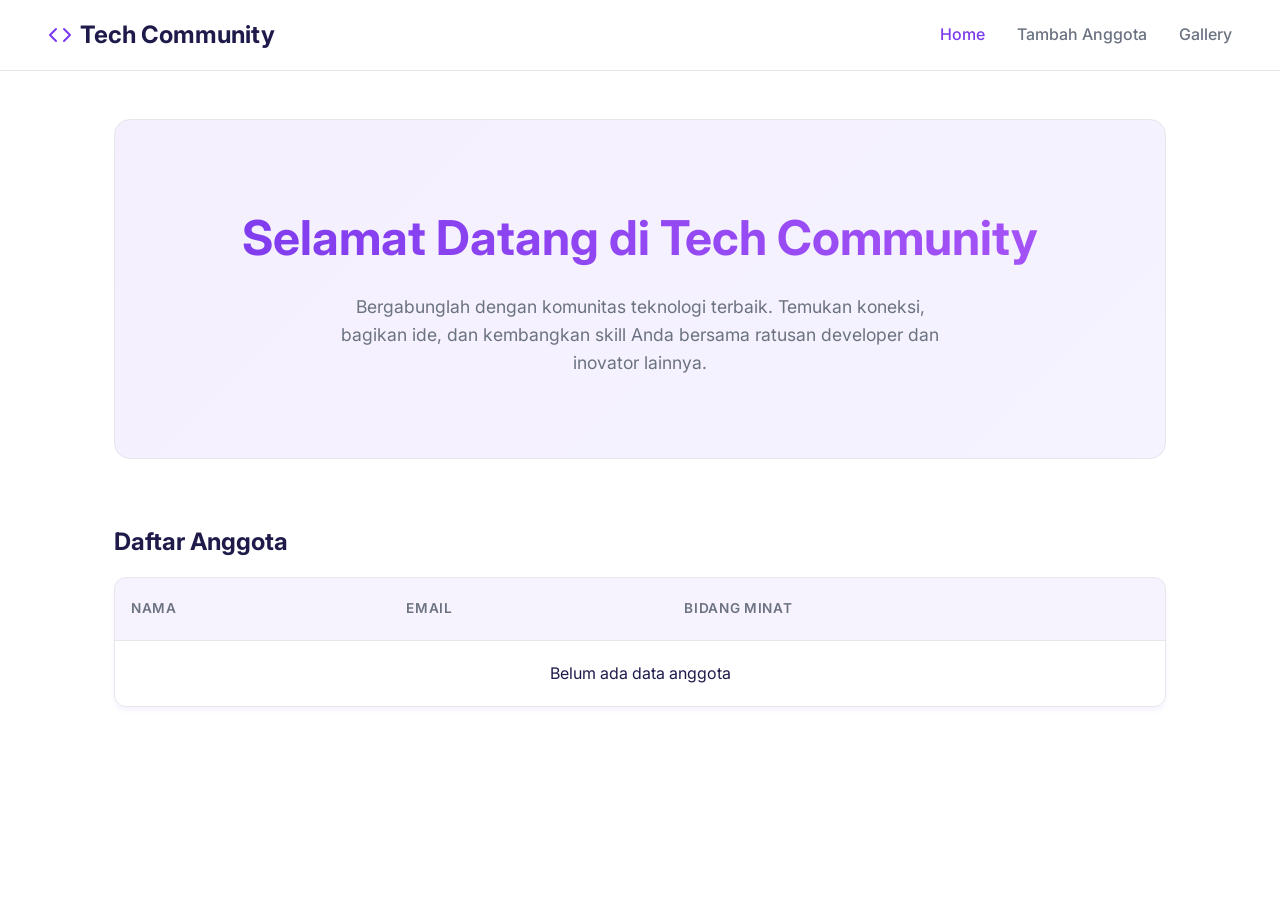
<file: index.html>
<!DOCTYPE html>
<html lang="id">
<head>
    <meta charset="UTF-8">
    <meta name="viewport" content="width=device-width, initial-scale=1.0">
    <title>Tech Community | Home</title>
    <link rel="stylesheet" href="css/style.css">
</head>
<body>
    <nav class="navbar">
        <a href="index.html" class="nav-brand">
            <svg width="24" height="24" viewBox="0 0 24 24" fill="none" stroke="currentColor" stroke-width="2" stroke-linecap="round" stroke-linejoin="round"><polyline points="16 18 22 12 16 6"></polyline><polyline points="8 6 2 12 8 18"></polyline></svg>
            Tech Community
        </a>
        <ul class="nav-links">
            <li><a href="index.html" class="active">Home</a></li>
            <li><a href="form.html">Tambah Anggota</a></li>
            <li><a href="gallery.html">Gallery</a></li>
        </ul>
    </nav>

    <div class="container">
        <div class="hero">
            <h1>Selamat Datang di Tech Community</h1>
            <p>Bergabunglah dengan komunitas teknologi terbaik. Temukan koneksi, bagikan ide, dan kembangkan skill Anda bersama ratusan developer dan inovator lainnya.</p>
        </div>

        <h2 style="margin-bottom: 1rem;">Daftar Anggota</h2>
        <div class="table-container">
            <table>
                <thead>
                    <tr>
                        <th>Nama</th>
                        <th>Email</th>
                        <th>Bidang Minat</th>
                    </tr>
                </thead>
                <tbody id="membersTableBody">
                    <!-- Data will be populated by JavaScript -->
                </tbody>
            </table>
        </div>
    </div>

    <script src="js/script.js"></script>
</body>
</html>
</file>
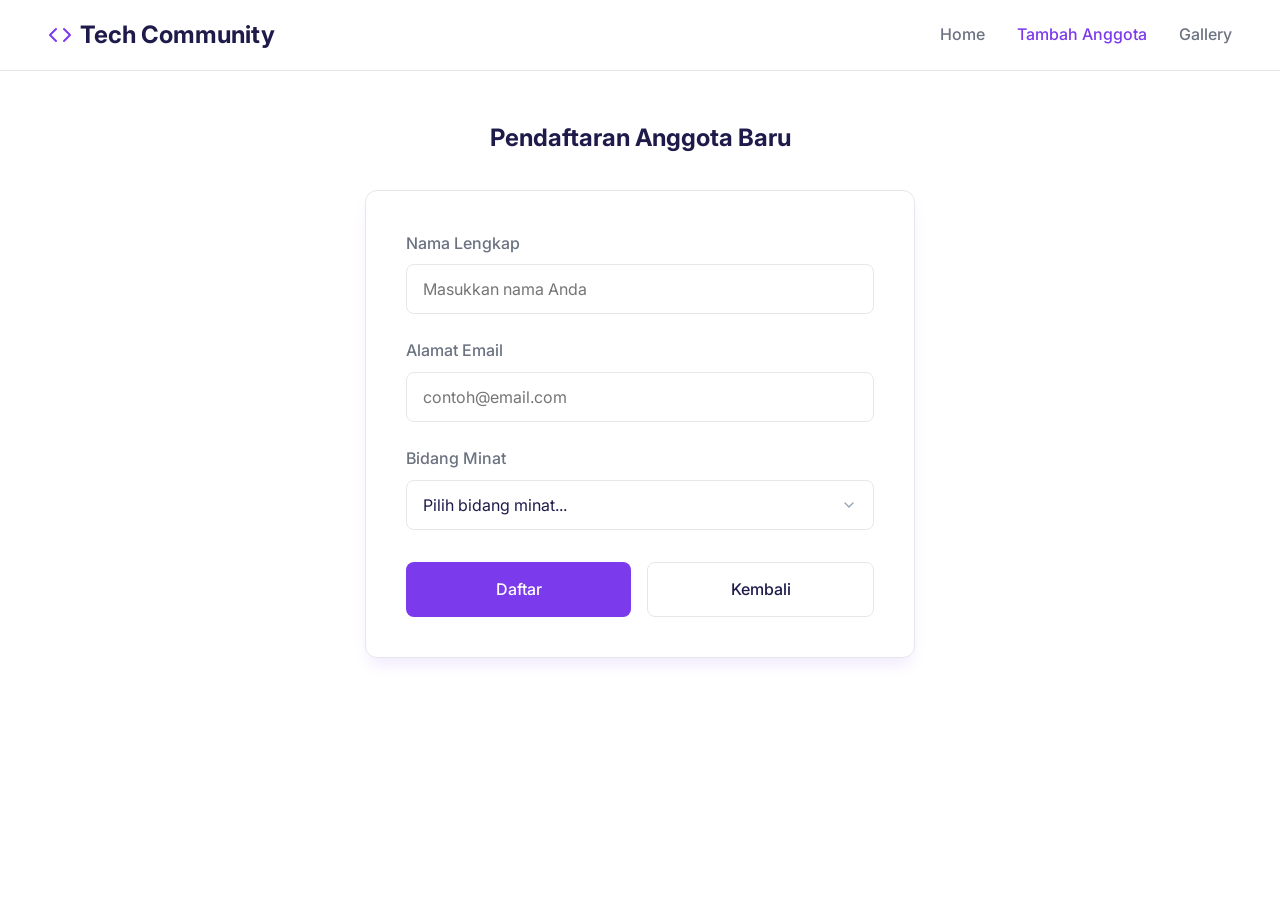
<file: form.html>
<!DOCTYPE html>
<html lang="id">
<head>
    <meta charset="UTF-8">
    <meta name="viewport" content="width=device-width, initial-scale=1.0">
    <title>Tech Community | Tambah Anggota</title>
    <link rel="stylesheet" href="css/style.css">
</head>
<body>
    <nav class="navbar">
        <a href="index.html" class="nav-brand">
            <svg width="24" height="24" viewBox="0 0 24 24" fill="none" stroke="currentColor" stroke-width="2" stroke-linecap="round" stroke-linejoin="round"><polyline points="16 18 22 12 16 6"></polyline><polyline points="8 6 2 12 8 18"></polyline></svg>
            Tech Community
        </a>
        <ul class="nav-links">
            <li><a href="index.html">Home</a></li>
            <li><a href="form.html" class="active">Tambah Anggota</a></li>
            <li><a href="gallery.html">Gallery</a></li>
        </ul>
    </nav>

    <div class="container">
        <h2 style="text-align: center; margin-bottom: 2rem;">Pendaftaran Anggota Baru</h2>
        
        <div class="form-container">
            <!-- Event onsubmit dipanggil di sini -->
            <form id="memberForm" onsubmit="handleMemberSubmit(event)">
                <div class="form-group">
                    <label for="name">Nama Lengkap</label>
                    <input type="text" id="name" class="form-control" placeholder="Masukkan nama Anda" required>
                </div>
                
                <div class="form-group">
                    <label for="email">Alamat Email</label>
                    <input type="email" id="email" class="form-control" placeholder="contoh@email.com" required>
                </div>
                
                <div class="form-group">
                    <label for="interest">Bidang Minat</label>
                    <select id="interest" class="form-control" required>
                        <option value="">Pilih bidang minat...</option>
                        <option value="Web Development">Web Development</option>
                        <option value="Mobile Development">Mobile Development</option>
                        <option value="Artificial Intelligence">Artificial Intelligence</option>
                        <option value="UI/UX Design">UI/UX Design</option>
                        <option value="Data Science">Data Science</option>
                    </select>
                </div>
                
                <div style="display: flex; gap: 1rem; margin-top: 2rem;">
                    <button type="submit" class="btn btn-primary" style="flex: 1;">Daftar</button>
                    <!-- Tombol Kembali menggunakan tag anchor dengan href -->
                    <a href="index.html" class="btn btn-outline" style="flex: 1; text-align: center;">Kembali</a>
                </div>
            </form>
            
            <div id="formAlert" class="alert-message alert-success"></div>
        </div>
    </div>

    <script src="js/script.js"></script>
</body>
</html>
</file>
<file: css/style.css>
@import url('https://fonts.googleapis.com/css2?family=Inter:wght@400;500;600;700&display=swap');

:root {
    --bg-color: #ffffff;
    --surface-color: #ffffff;
    --primary-color: #7c3aed;
    --primary-hover: #6d28d9;
    --text-main: #1e1b4b;
    --text-muted: #6b7280;
    --border-color: #e5e7eb;
    --danger: #dc2626;
    --success: #059669;
}

* {
    margin: 0;
    padding: 0;
    box-sizing: border-box;
    font-family: 'Inter', sans-serif;
}

body {
    background-color: var(--bg-color);
    color: var(--text-main);
    line-height: 1.6;
}

/* Navbar Navigation */
.navbar {
    display: flex;
    justify-content: space-between;
    align-items: center;
    padding: 1rem 3rem;
    background-color: rgba(255, 255, 255, 0.9);
    backdrop-filter: blur(12px);
    border-bottom: 1px solid var(--border-color);
    position: sticky;
    top: 0;
    z-index: 100;
}

.nav-brand {
    font-size: 1.5rem;
    font-weight: 700;
    color: var(--text-main);
    text-decoration: none;
    display: flex;
    align-items: center;
    gap: 0.5rem;
}

.nav-brand svg {
    color: var(--primary-color);
}

.nav-links {
    display: flex;
    list-style: none;
    gap: 2rem;
}

.nav-links a {
    color: var(--text-muted);
    text-decoration: none;
    font-weight: 500;
    transition: color 0.3s ease;
}

.nav-links a:hover, .nav-links a.active {
    color: var(--primary-color);
}

/* Container */
.container {
    max-width: 1100px;
    margin: 3rem auto;
    padding: 0 1.5rem;
}

/* Hero Section (Index) */
.hero {
    text-align: center;
    margin-bottom: 4rem;
    padding: 5rem 2rem;
    background: linear-gradient(135deg, rgba(124,58,237,0.08) 0%, rgba(245,243,255,1) 100%);
    border-radius: 1rem;
    border: 1px solid var(--border-color);
}

.hero h1 {
    font-size: 3rem;
    margin-bottom: 1rem;
    background: linear-gradient(to right, #7c3aed, #a855f7);
    -webkit-background-clip: text;
    -webkit-text-fill-color: transparent;
}

.hero p {
    color: var(--text-muted);
    font-size: 1.1rem;
    max-width: 600px;
    margin: 0 auto;
}

/* Table Design */
.table-container {
    background-color: var(--surface-color);
    border-radius: 0.75rem;
    overflow: hidden;
    border: 1px solid var(--border-color);
    box-shadow: 0 4px 6px -1px rgba(124, 58, 237, 0.08);
}

table {
    width: 100%;
    border-collapse: collapse;
}

th, td {
    padding: 1.25rem 1rem;
    text-align: left;
    border-bottom: 1px solid var(--border-color);
}

th {
    background-color: rgba(124, 58, 237, 0.06);
    font-weight: 600;
    color: var(--text-muted);
    text-transform: uppercase;
    font-size: 0.85rem;
    letter-spacing: 0.05em;
}

td {
    color: var(--text-main);
}

tr:last-child td {
    border-bottom: none;
}

tr:hover td {
    background-color: rgba(124, 58, 237, 0.04);
}

/* Form Design */
.form-container {
    max-width: 550px;
    margin: 0 auto;
    background-color: var(--surface-color);
    padding: 2.5rem;
    border-radius: 0.75rem;
    border: 1px solid var(--border-color);
    box-shadow: 0 10px 15px -3px rgba(124, 58, 237, 0.1);
}

.form-group {
    margin-bottom: 1.5rem;
}

.form-group label {
    display: block;
    margin-bottom: 0.5rem;
    font-weight: 500;
    color: var(--text-muted);
}

.form-control {
    width: 100%;
    padding: 0.875rem 1rem;
    background-color: var(--bg-color);
    border: 1px solid var(--border-color);
    border-radius: 0.5rem;
    color: var(--text-main);
    font-size: 1rem;
    transition: all 0.3s ease;
}

.form-control:focus {
    outline: none;
    border-color: var(--primary-color);
    box-shadow: 0 0 0 3px rgba(124, 58, 237, 0.2);
}

select.form-control {
    appearance: none;
    background-image: url("data:image/svg+xml;charset=UTF-8,%3csvg xmlns='http://www.w3.org/2000/svg' viewBox='0 0 24 24' fill='none' stroke='%2394a3b8' stroke-width='2' stroke-linecap='round' stroke-linejoin='round'%3e%3cpolyline points='6 9 12 15 18 9'%3e%3c/polyline%3e%3c/svg%3e");
    background-repeat: no-repeat;
    background-position: right 1rem center;
    background-size: 1em;
}

/* Buttons */
.btn {
    display: inline-flex;
    align-items: center;
    justify-content: center;
    padding: 0.875rem 1.5rem;
    font-size: 1rem;
    font-weight: 500;
    border-radius: 0.5rem;
    border: none;
    cursor: pointer;
    transition: all 0.2s ease;
    text-decoration: none;
}

.btn-primary {
    background-color: var(--primary-color);
    color: white;
}

.btn-primary:hover {
    background-color: var(--primary-hover);
    transform: translateY(-1px);
}

.btn-outline {
    background-color: transparent;
    color: var(--text-main);
    border: 1px solid var(--border-color);
}

.btn-outline:hover {
    background-color: var(--surface-color);
    border-color: var(--text-muted);
}

/* Alert Notification */
.alert-message {
    padding: 1rem;
    border-radius: 0.5rem;
    margin-top: 1.5rem;
    display: none;
    font-weight: 500;
}

.alert-success {
    background-color: rgba(5, 150, 105, 0.08);
    color: var(--success);
    border: 1px solid rgba(5, 150, 105, 0.2);
}

/* Multimedia Grid (Gallery) */
.media-grid {
    display: grid;
    grid-template-columns: repeat(auto-fit, minmax(320px, 1fr));
    gap: 2rem;
}

.media-card {
    background-color: var(--surface-color);
    border-radius: 0.75rem;
    overflow: hidden;
    border: 1px solid var(--border-color);
    padding: 1.5rem;
    display: flex;
    flex-direction: column;
    align-items: center;
    transition: transform 0.3s ease;
}

.media-card:hover {
    transform: translateY(-5px);
}

.media-card h3 {
    width: 100%;
    padding-bottom: 1rem;
    margin-bottom: 1rem;
    border-bottom: 1px solid var(--border-color);
    color: var(--text-main);
    text-align: center;
}

.media-image, iframe {
    width: 100%;
    border-radius: 0.5rem;
    aspect-ratio: 16/9;
    object-fit: cover;
    margin-bottom: 1rem;
}

audio {
    width: 100%;
    margin-bottom: 1rem;
}
</file>
